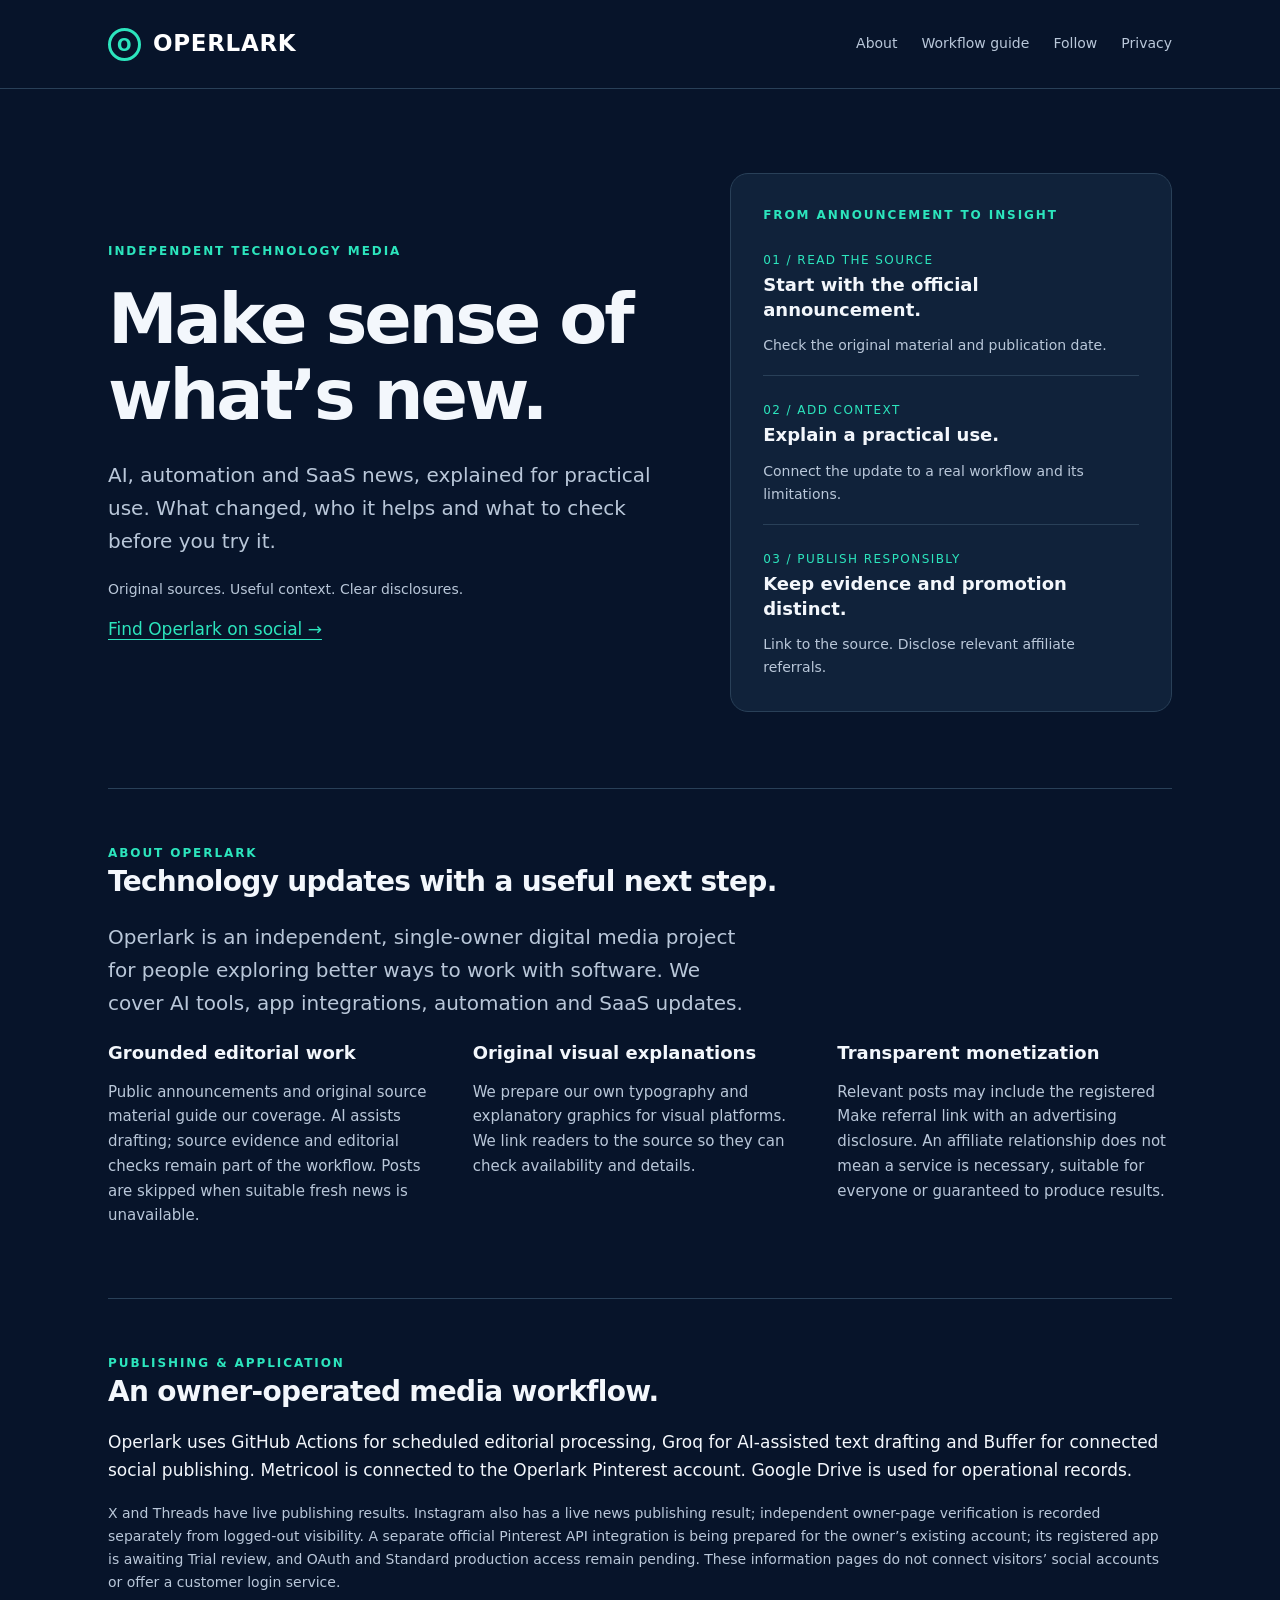
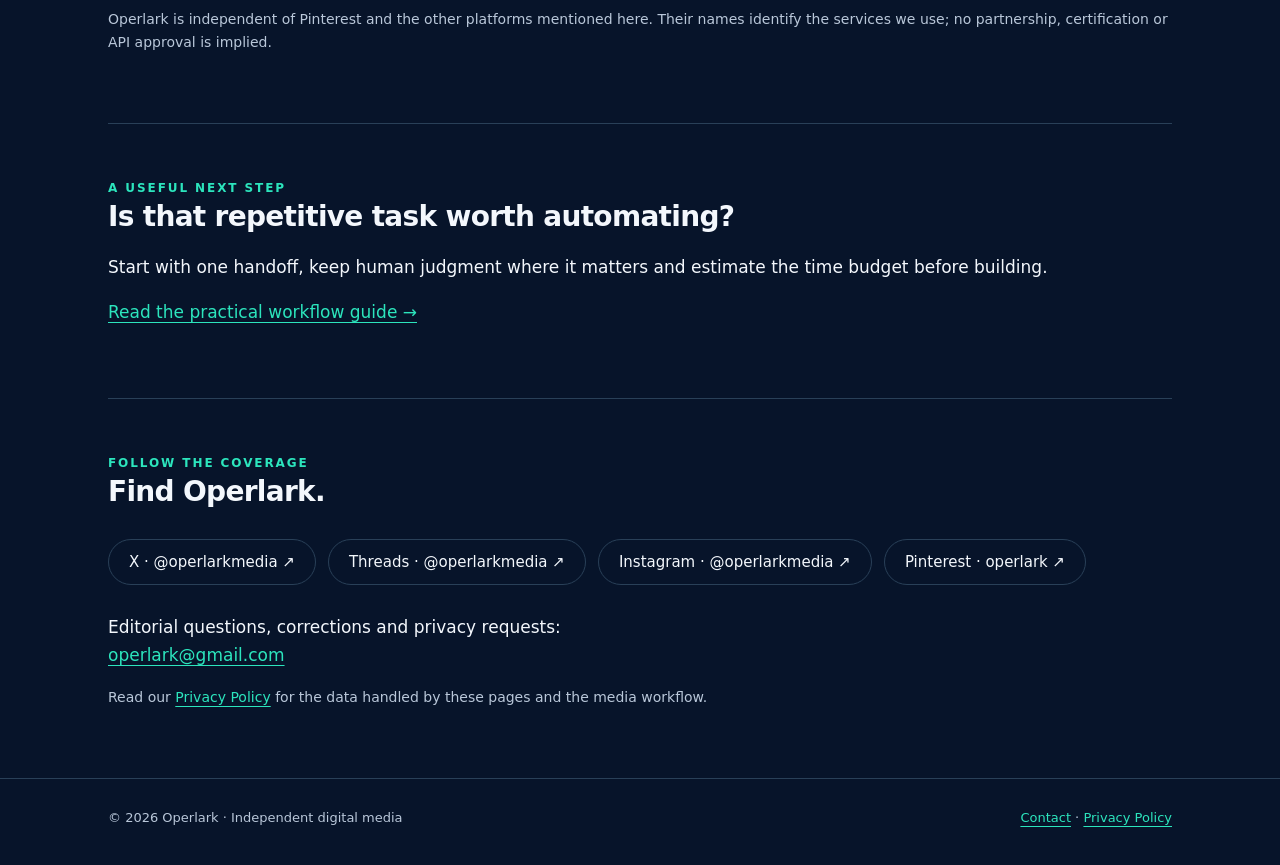
<file: index.html>
<!doctype html><html lang="en"><head><meta charset="utf-8"><meta name="viewport" content="width=device-width,initial-scale=1"><meta name="description" content="Operlark is an independent, owner-operated media project covering AI, automation and SaaS with practical context and original sources."><meta name="referrer" content="no-referrer"><title>Operlark — AI, Automation &amp; SaaS Explained</title><link rel="canonical" href="https://operlark.github.io/"><meta property="og:type" content="website"><meta property="og:title" content="Operlark — AI, Automation &amp; SaaS Explained"><meta property="og:url" content="https://operlark.github.io/"><meta property="og:description" content="Technology news with original sources, practical context and a clear next step."><link rel="stylesheet" href="/style.css"></head><body><a class="skip" href="#main">Skip to content</a><header><nav class="wrap" aria-label="Main navigation"><a class="brand" href="/"><span class="mark" aria-hidden="true">O</span>OPERLARK</a><div class="navlinks"><a href="#about">About</a><a href="/guides/make-workflow/">Workflow guide</a><a href="#follow">Follow</a><a href="/privacy/">Privacy</a></div></nav></header><main id="main" class="wrap"><section class="hero"><div><div class="eyebrow">Independent technology media</div><h1>Make sense of<br>what’s new.</h1><p class="lead">AI, automation and SaaS news, explained for practical use. What changed, who it helps and what to check before you try it.</p><p class="small">Original sources. Useful context. Clear disclosures.</p><a href="#follow">Find Operlark on social →</a></div><aside class="card" aria-label="Our editorial approach"><div class="eyebrow">From announcement to insight</div><ol class="flow"><li><span class="number">01 / READ THE SOURCE</span><h3>Start with the official announcement.</h3><p>Check the original material and publication date.</p></li><li><span class="number">02 / ADD CONTEXT</span><h3>Explain a practical use.</h3><p>Connect the update to a real workflow and its limitations.</p></li><li><span class="number">03 / PUBLISH RESPONSIBLY</span><h3>Keep evidence and promotion distinct.</h3><p>Link to the source. Disclose relevant affiliate referrals.</p></li></ol></aside></section><section id="about" class="section"><div class="eyebrow">About Operlark</div><h2>Technology updates with a useful next step.</h2><p class="lead">Operlark is an independent, single-owner digital media project for people exploring better ways to work with software. We cover AI tools, app integrations, automation and SaaS updates.</p><div class="grid"><div><h3>Grounded editorial work</h3><p>Public announcements and original source material guide our coverage. AI assists drafting; source evidence and editorial checks remain part of the workflow. Posts are skipped when suitable fresh news is unavailable.</p></div><div><h3>Original visual explanations</h3><p>We prepare our own typography and explanatory graphics for visual platforms. We link readers to the source so they can check availability and details.</p></div><div><h3>Transparent monetization</h3><p>Relevant posts may include the registered Make referral link with an advertising disclosure. An affiliate relationship does not mean a service is necessary, suitable for everyone or guaranteed to produce results.</p></div></div></section><section class="section"><div class="eyebrow">Publishing &amp; application</div><h2>An owner-operated media workflow.</h2><p>Operlark uses GitHub Actions for scheduled editorial processing, Groq for AI-assisted text drafting and Buffer for connected social publishing. Metricool is connected to the Operlark Pinterest account. Google Drive is used for operational records.</p><p class="small">X and Threads have live publishing results. Instagram also has a live news publishing result; independent owner-page verification is recorded separately from logged-out visibility. A separate official Pinterest API integration is being prepared for the owner’s existing account; its registered app is awaiting Trial review, and OAuth and Standard production access remain pending. These information pages do not connect visitors’ social accounts or offer a customer login service.</p><p class="small">Operlark is independent of Pinterest and the other platforms mentioned here. Their names identify the services we use; no partnership, certification or API approval is implied.</p></section><section class="section"><div class="eyebrow">A useful next step</div><h2>Is that repetitive task worth automating?</h2><p>Start with one handoff, keep human judgment where it matters and estimate the time budget before building.</p><p><a href="/guides/make-workflow/">Read the practical workflow guide →</a></p></section><section id="follow" class="section"><div class="eyebrow">Follow the coverage</div><h2>Find Operlark.</h2><div class="social"><a class="pill" href="https://x.com/operlarkmedia" rel="noreferrer">X · @operlarkmedia ↗</a><a class="pill" href="https://www.threads.com/@operlarkmedia" rel="noreferrer">Threads · @operlarkmedia ↗</a><a class="pill" href="https://www.instagram.com/operlarkmedia/" rel="noreferrer">Instagram · @operlarkmedia ↗</a><a class="pill" href="https://www.pinterest.com/operlark/" rel="noreferrer">Pinterest · operlark ↗</a></div><p>Editorial questions, corrections and privacy requests:<br><a href="mailto:operlark@gmail.com">operlark@gmail.com</a></p><p class="small">Read our <a href="/privacy/">Privacy Policy</a> for the data handled by these pages and the media workflow.</p></section></main><footer><div class="wrap footerline"><span>© 2026 Operlark · Independent digital media</span><span><a href="mailto:operlark@gmail.com">Contact</a> · <a href="/privacy/">Privacy Policy</a></span></div></footer></body></html>
</file>
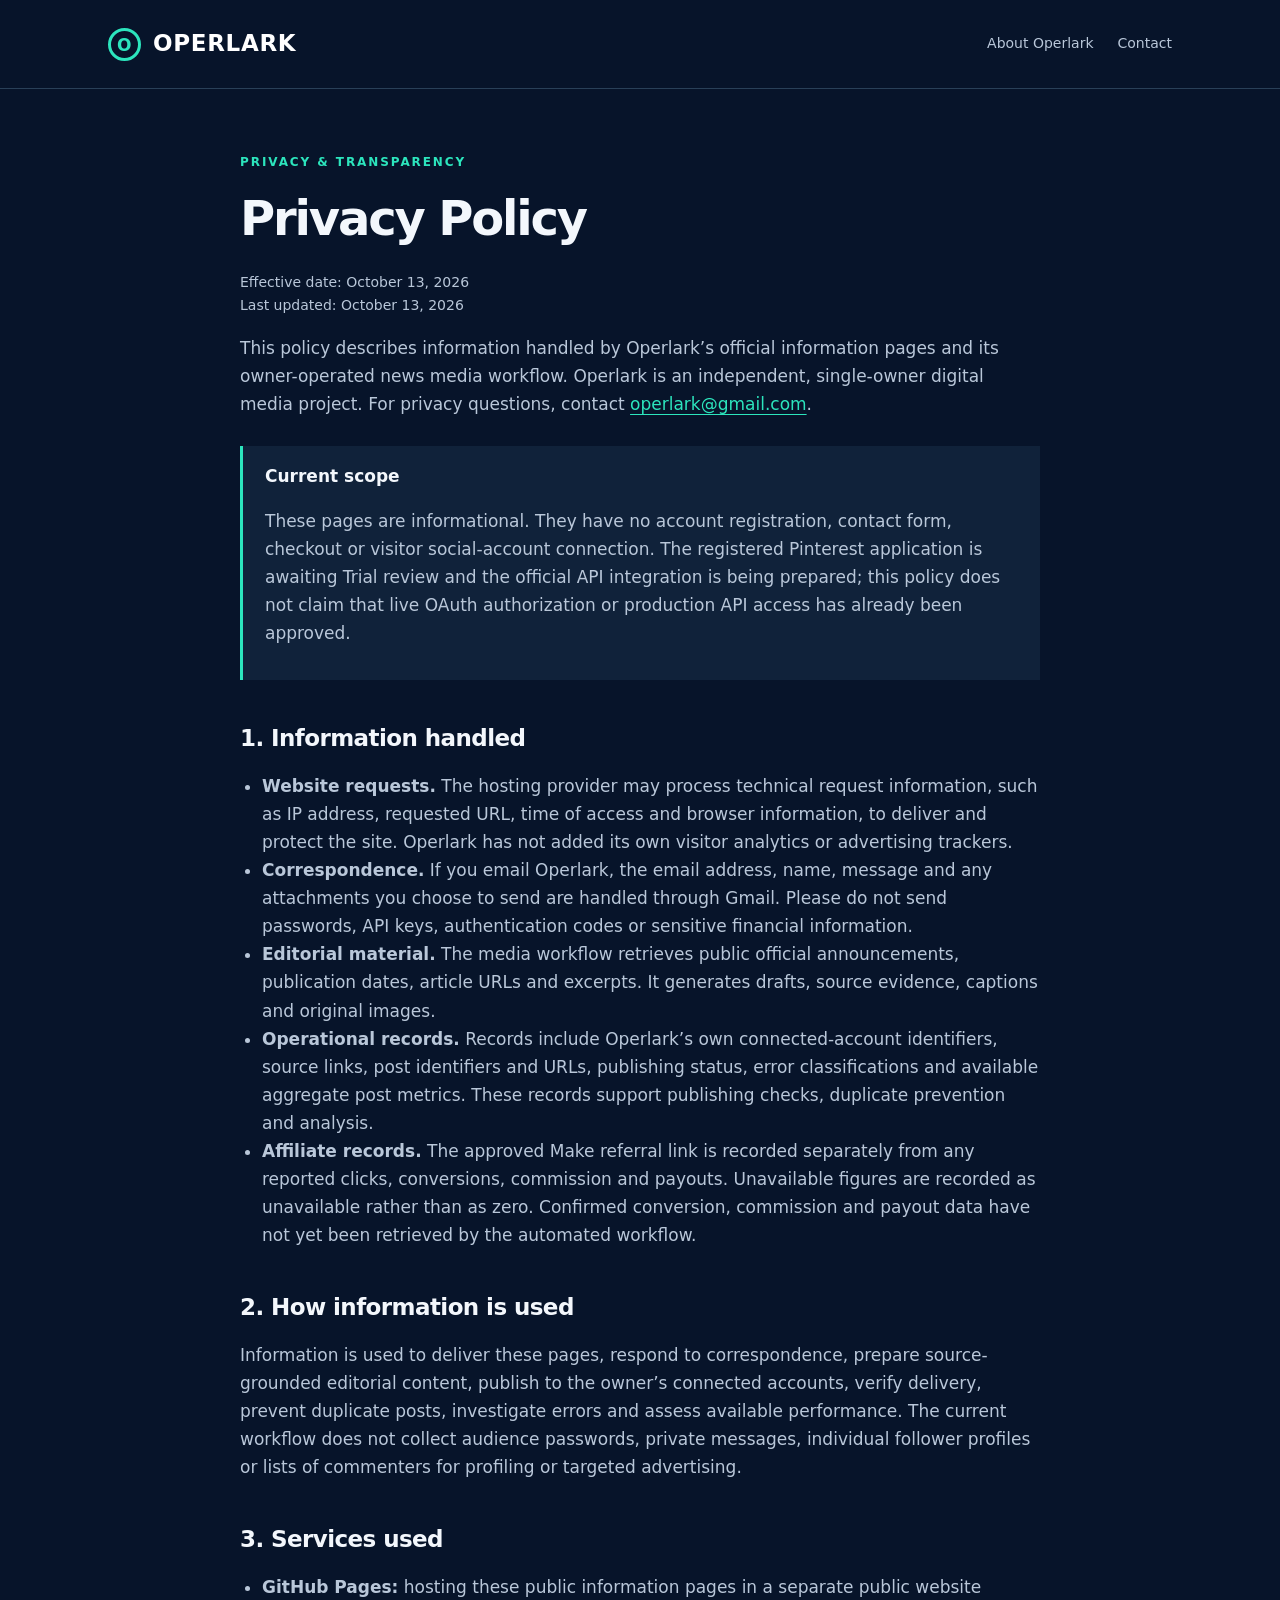
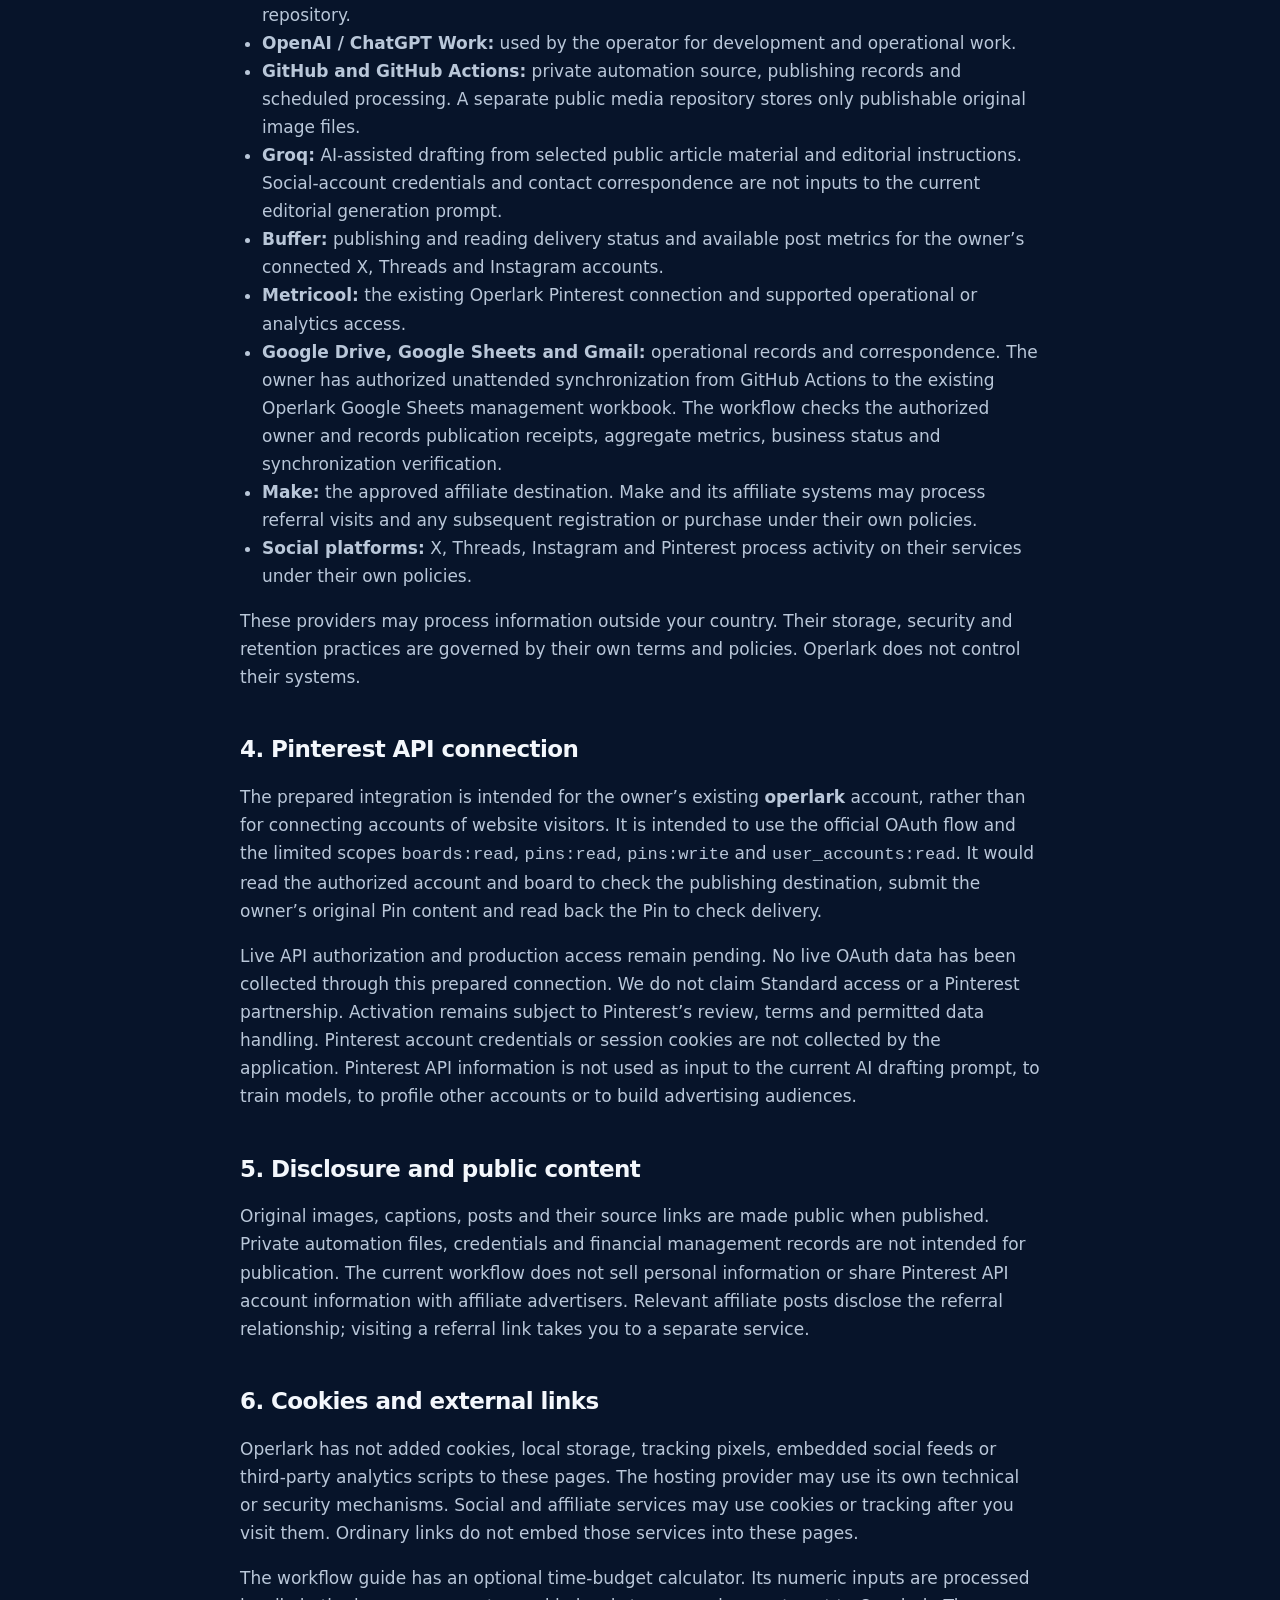
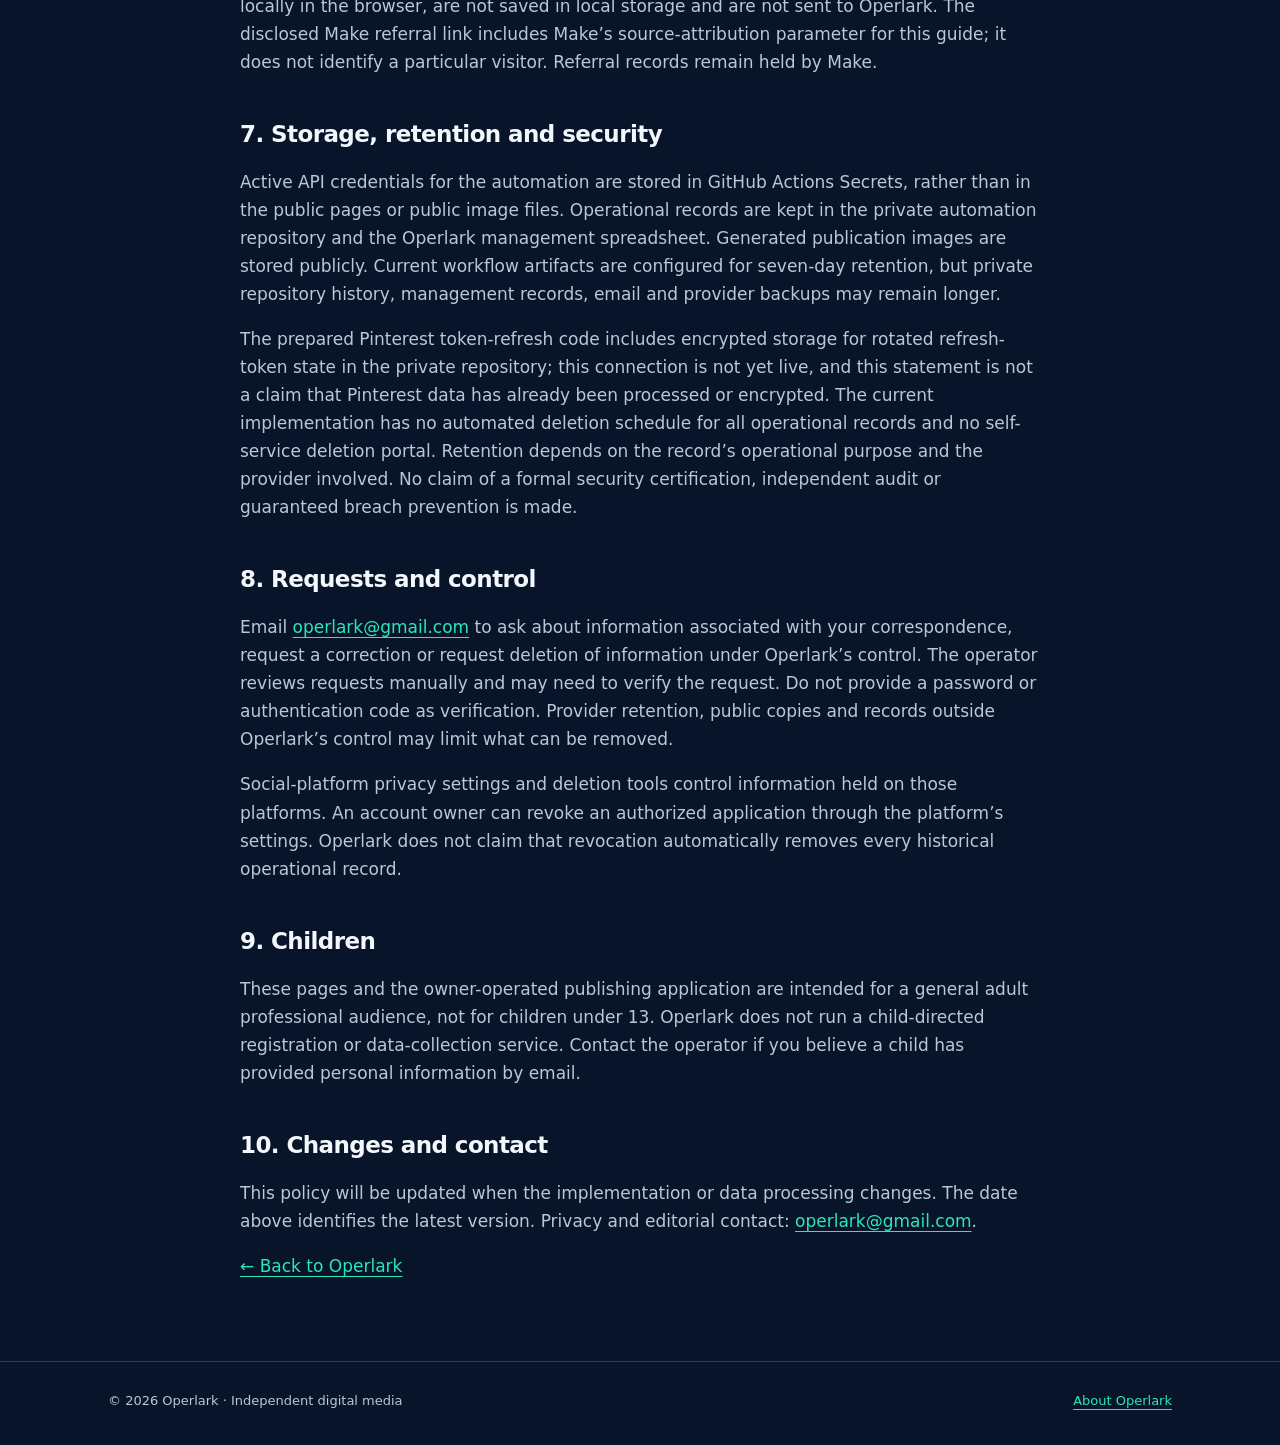
<file: privacy/index.html>
<!doctype html><html lang="en"><head><meta charset="utf-8"><meta name="viewport" content="width=device-width,initial-scale=1"><meta name="description" content="Privacy policy for Operlark’s official information pages and owner-operated news media workflow."><meta name="referrer" content="no-referrer"><title>Privacy Policy — Operlark</title><link rel="stylesheet" href="/style.css"></head><body><a class="skip" href="#main">Skip to content</a><header><nav class="wrap" aria-label="Main navigation"><a class="brand" href="/"><span class="mark" aria-hidden="true">O</span>OPERLARK</a><div class="navlinks"><a href="/">About Operlark</a><a href="mailto:operlark@gmail.com">Contact</a></div></nav></header><main id="main" class="wrap"><article class="policy"><div class="eyebrow">Privacy &amp; transparency</div><h1>Privacy Policy</h1><p class="small">Effective date: October 13, 2026<br>Last updated: October 13, 2026</p><p>This policy describes information handled by Operlark’s official information pages and its owner-operated news media workflow. Operlark is an independent, single-owner digital media project. For privacy questions, contact <a href="mailto:operlark@gmail.com">operlark@gmail.com</a>.</p><div class="notice"><strong>Current scope</strong><p>These pages are informational. They have no account registration, contact form, checkout or visitor social-account connection. The registered Pinterest application is awaiting Trial review and the official API integration is being prepared; this policy does not claim that live OAuth authorization or production API access has already been approved.</p></div><h2>1. Information handled</h2><ul><li><strong>Website requests.</strong> The hosting provider may process technical request information, such as IP address, requested URL, time of access and browser information, to deliver and protect the site. Operlark has not added its own visitor analytics or advertising trackers.</li><li><strong>Correspondence.</strong> If you email Operlark, the email address, name, message and any attachments you choose to send are handled through Gmail. Please do not send passwords, API keys, authentication codes or sensitive financial information.</li><li><strong>Editorial material.</strong> The media workflow retrieves public official announcements, publication dates, article URLs and excerpts. It generates drafts, source evidence, captions and original images.</li><li><strong>Operational records.</strong> Records include Operlark’s own connected-account identifiers, source links, post identifiers and URLs, publishing status, error classifications and available aggregate post metrics. These records support publishing checks, duplicate prevention and analysis.</li><li><strong>Affiliate records.</strong> The approved Make referral link is recorded separately from any reported clicks, conversions, commission and payouts. Unavailable figures are recorded as unavailable rather than as zero. Confirmed conversion, commission and payout data have not yet been retrieved by the automated workflow.</li></ul><h2>2. How information is used</h2><p>Information is used to deliver these pages, respond to correspondence, prepare source-grounded editorial content, publish to the owner’s connected accounts, verify delivery, prevent duplicate posts, investigate errors and assess available performance. The current workflow does not collect audience passwords, private messages, individual follower profiles or lists of commenters for profiling or targeted advertising.</p><h2>3. Services used</h2><ul><li><strong>GitHub Pages:</strong> hosting these public information pages in a separate public website repository.</li><li><strong>OpenAI / ChatGPT Work:</strong> used by the operator for development and operational work.</li><li><strong>GitHub and GitHub Actions:</strong> private automation source, publishing records and scheduled processing. A separate public media repository stores only publishable original image files.</li><li><strong>Groq:</strong> AI-assisted drafting from selected public article material and editorial instructions. Social-account credentials and contact correspondence are not inputs to the current editorial generation prompt.</li><li><strong>Buffer:</strong> publishing and reading delivery status and available post metrics for the owner’s connected X, Threads and Instagram accounts.</li><li><strong>Metricool:</strong> the existing Operlark Pinterest connection and supported operational or analytics access.</li><li><strong>Google Drive, Google Sheets and Gmail:</strong> operational records and correspondence. The owner has authorized unattended synchronization from GitHub Actions to the existing Operlark Google Sheets management workbook. The workflow checks the authorized owner and records publication receipts, aggregate metrics, business status and synchronization verification.</li><li><strong>Make:</strong> the approved affiliate destination. Make and its affiliate systems may process referral visits and any subsequent registration or purchase under their own policies.</li><li><strong>Social platforms:</strong> X, Threads, Instagram and Pinterest process activity on their services under their own policies.</li></ul><p>These providers may process information outside your country. Their storage, security and retention practices are governed by their own terms and policies. Operlark does not control their systems.</p><h2>4. Pinterest API connection</h2><p>The prepared integration is intended for the owner’s existing <strong>operlark</strong> account, rather than for connecting accounts of website visitors. It is intended to use the official OAuth flow and the limited scopes <code>boards:read</code>, <code>pins:read</code>, <code>pins:write</code> and <code>user_accounts:read</code>. It would read the authorized account and board to check the publishing destination, submit the owner’s original Pin content and read back the Pin to check delivery.</p><p>Live API authorization and production access remain pending. No live OAuth data has been collected through this prepared connection. We do not claim Standard access or a Pinterest partnership. Activation remains subject to Pinterest’s review, terms and permitted data handling. Pinterest account credentials or session cookies are not collected by the application. Pinterest API information is not used as input to the current AI drafting prompt, to train models, to profile other accounts or to build advertising audiences.</p><h2>5. Disclosure and public content</h2><p>Original images, captions, posts and their source links are made public when published. Private automation files, credentials and financial management records are not intended for publication. The current workflow does not sell personal information or share Pinterest API account information with affiliate advertisers. Relevant affiliate posts disclose the referral relationship; visiting a referral link takes you to a separate service.</p><h2>6. Cookies and external links</h2><p>Operlark has not added cookies, local storage, tracking pixels, embedded social feeds or third-party analytics scripts to these pages. The hosting provider may use its own technical or security mechanisms. Social and affiliate services may use cookies or tracking after you visit them. Ordinary links do not embed those services into these pages.</p><p>The workflow guide has an optional time-budget calculator. Its numeric inputs are processed locally in the browser, are not saved in local storage and are not sent to Operlark. The disclosed Make referral link includes Make’s source-attribution parameter for this guide; it does not identify a particular visitor. Referral records remain held by Make.</p><h2>7. Storage, retention and security</h2><p>Active API credentials for the automation are stored in GitHub Actions Secrets, rather than in the public pages or public image files. Operational records are kept in the private automation repository and the Operlark management spreadsheet. Generated publication images are stored publicly. Current workflow artifacts are configured for seven-day retention, but private repository history, management records, email and provider backups may remain longer.</p><p>The prepared Pinterest token-refresh code includes encrypted storage for rotated refresh-token state in the private repository; this connection is not yet live, and this statement is not a claim that Pinterest data has already been processed or encrypted. The current implementation has no automated deletion schedule for all operational records and no self-service deletion portal. Retention depends on the record’s operational purpose and the provider involved. No claim of a formal security certification, independent audit or guaranteed breach prevention is made.</p><h2>8. Requests and control</h2><p>Email <a href="mailto:operlark@gmail.com">operlark@gmail.com</a> to ask about information associated with your correspondence, request a correction or request deletion of information under Operlark’s control. The operator reviews requests manually and may need to verify the request. Do not provide a password or authentication code as verification. Provider retention, public copies and records outside Operlark’s control may limit what can be removed.</p><p>Social-platform privacy settings and deletion tools control information held on those platforms. An account owner can revoke an authorized application through the platform’s settings. Operlark does not claim that revocation automatically removes every historical operational record.</p><h2>9. Children</h2><p>These pages and the owner-operated publishing application are intended for a general adult professional audience, not for children under 13. Operlark does not run a child-directed registration or data-collection service. Contact the operator if you believe a child has provided personal information by email.</p><h2>10. Changes and contact</h2><p>This policy will be updated when the implementation or data processing changes. The date above identifies the latest version. Privacy and editorial contact: <a href="mailto:operlark@gmail.com">operlark@gmail.com</a>.</p><p><a href="/">← Back to Operlark</a></p></article></main><footer><div class="wrap footerline"><span>© 2026 Operlark · Independent digital media</span><a href="/">About Operlark</a></div></footer></body></html>
</file>
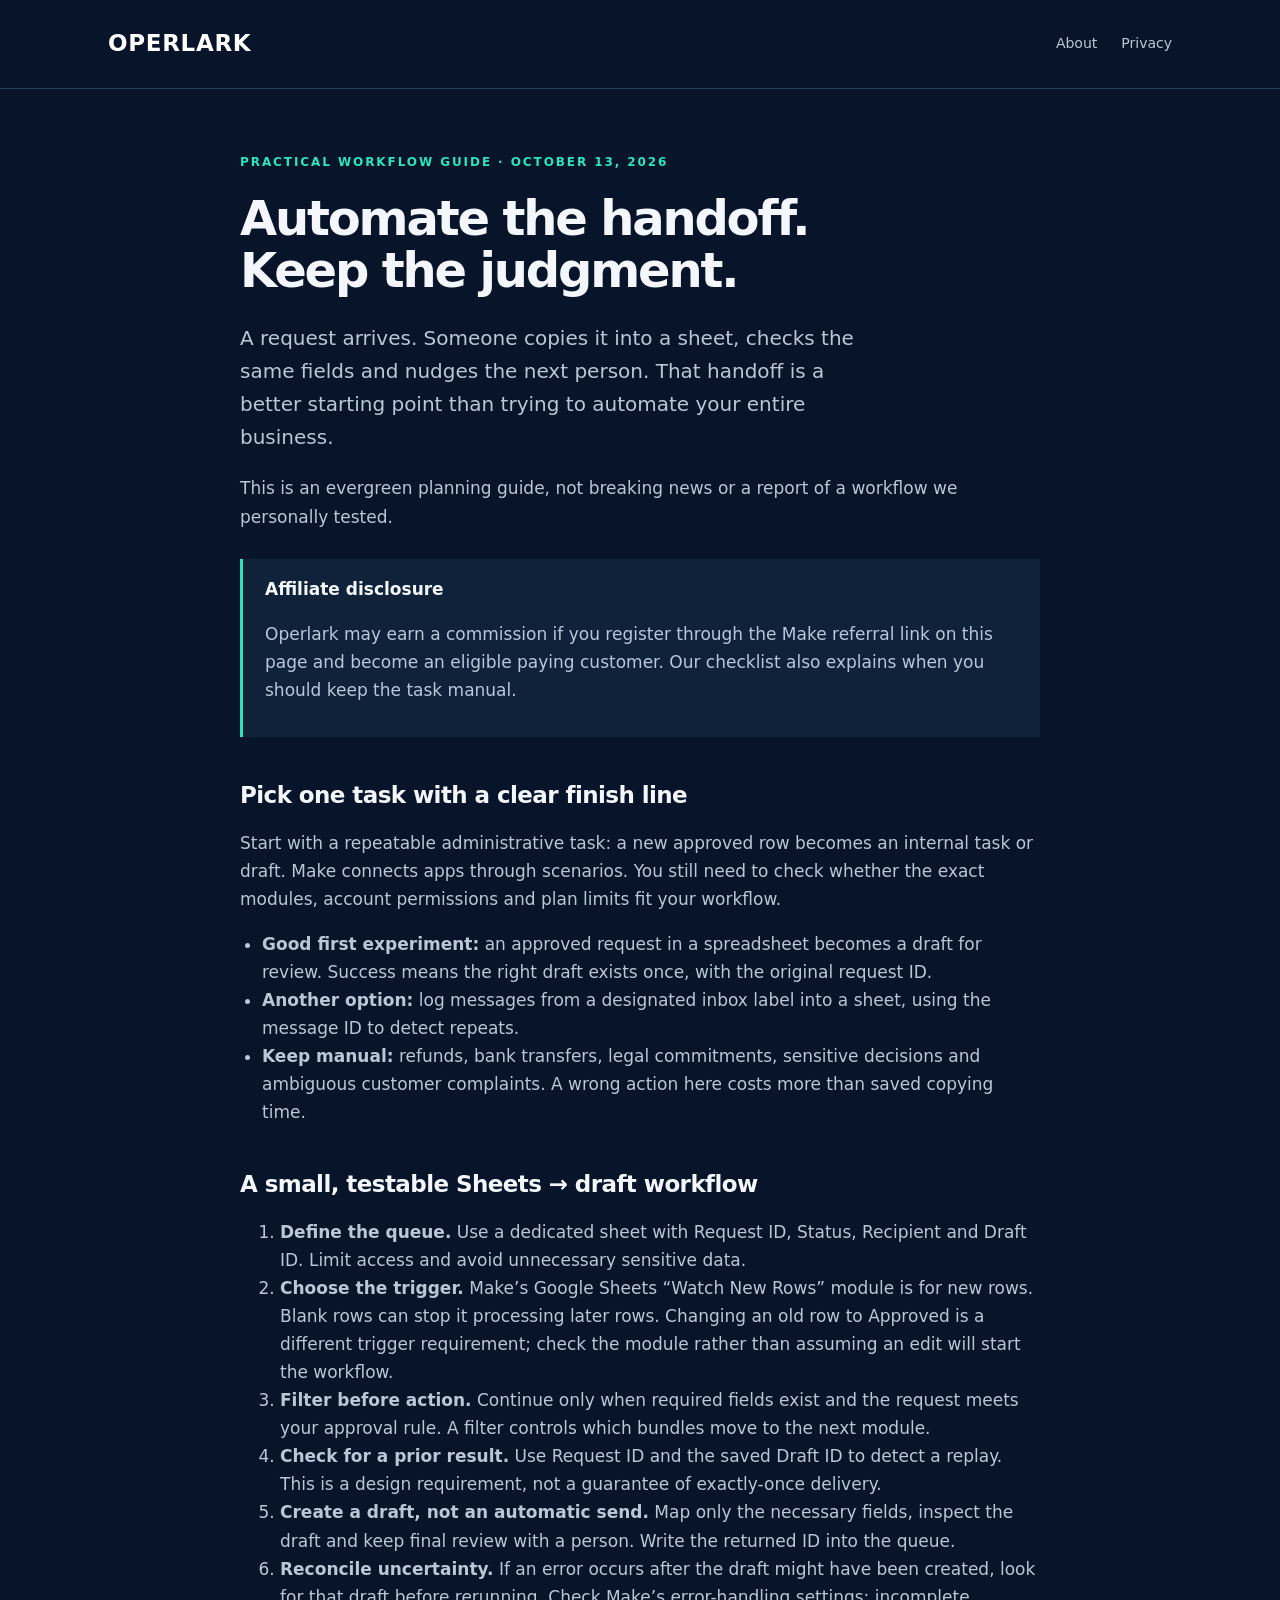
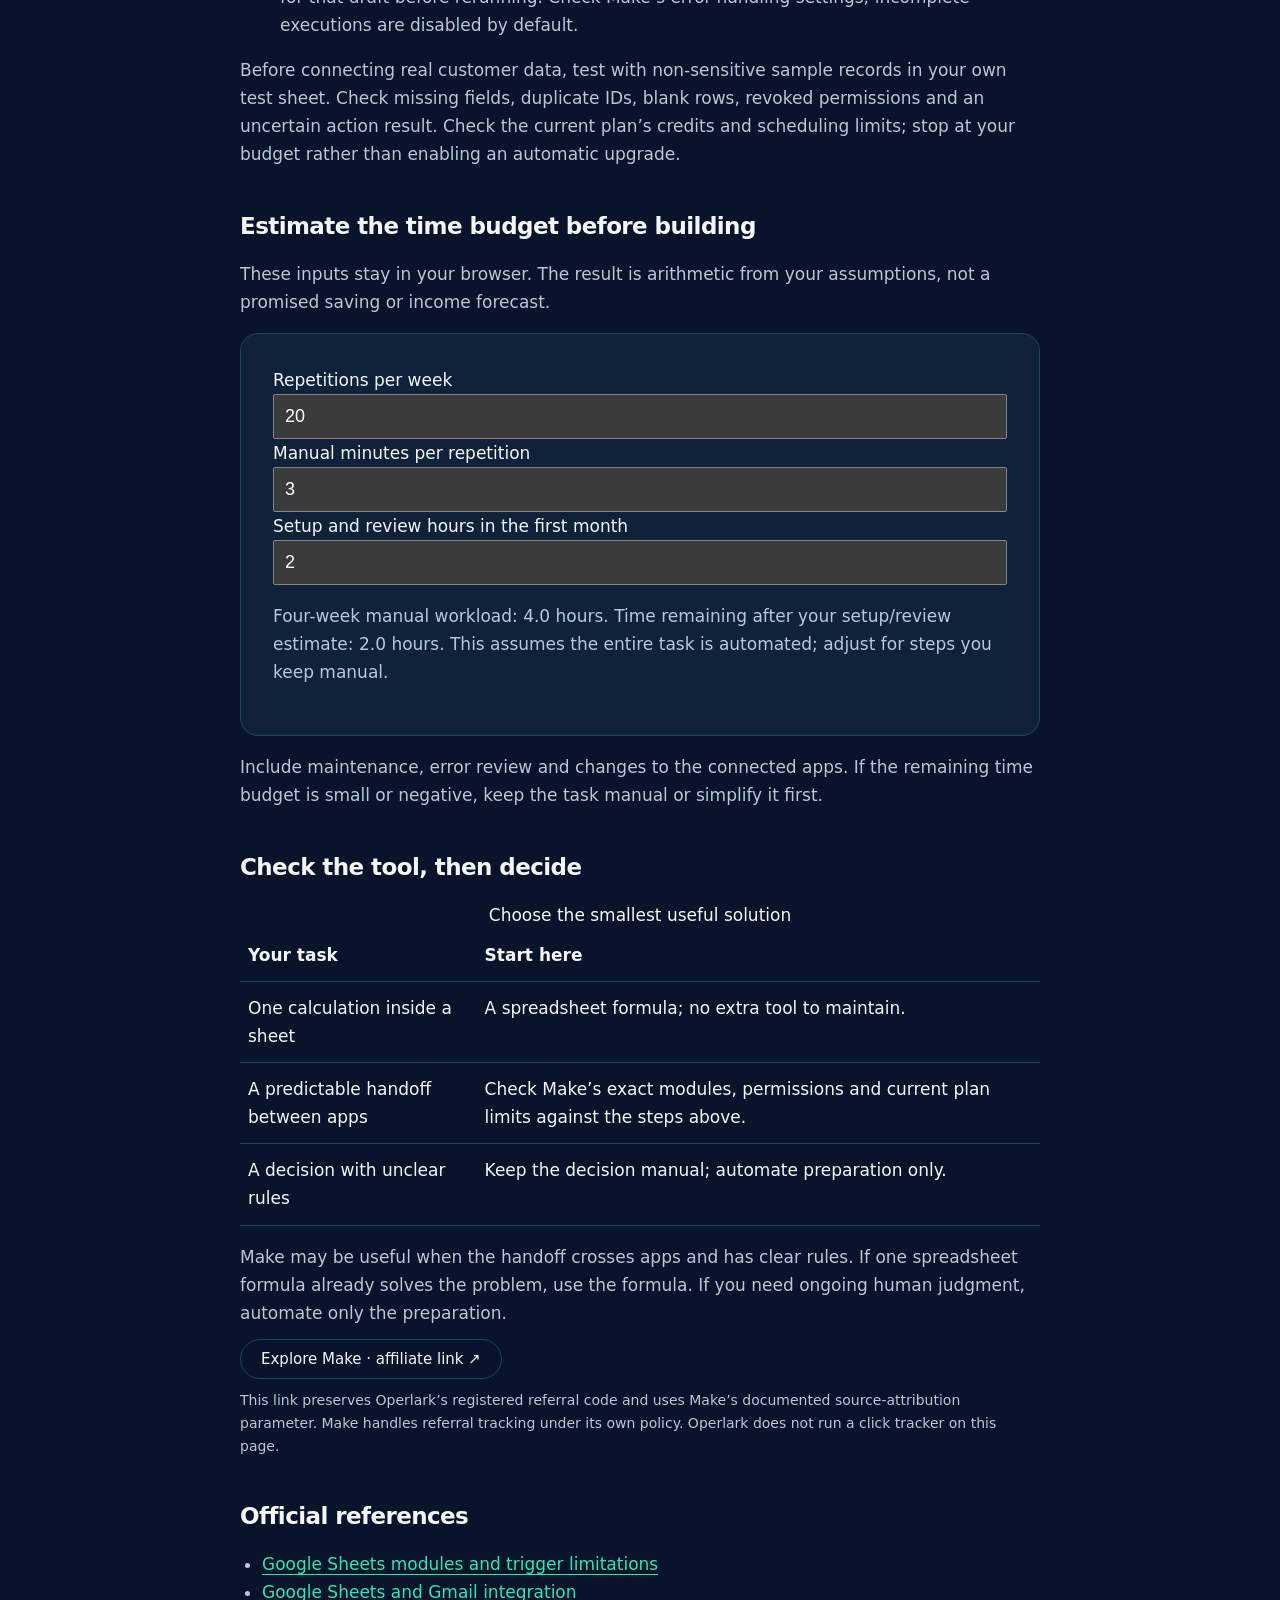
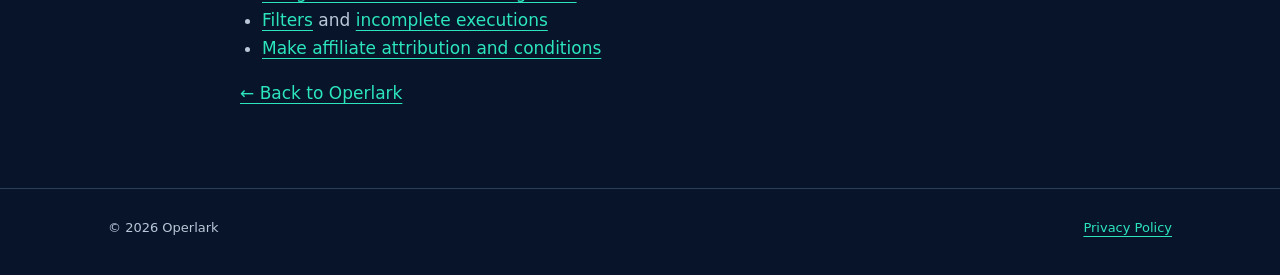
<file: guides/make-workflow/index.html>
<!doctype html>
<html lang="en"><head><meta charset="utf-8"><meta name="viewport" content="width=device-width,initial-scale=1"><meta name="description" content="Choose one repetitive task worth automating. A practical Make workflow checklist, limitations and a local time-saving calculator."><meta name="referrer" content="no-referrer"><title>Make workflow checklist: Sheets to draft — Operlark</title><link rel="canonical" href="https://operlark.github.io/guides/make-workflow/"><meta property="og:type" content="article"><meta property="og:title" content="Make workflow checklist: Sheets to draft — Operlark"><meta property="og:url" content="https://operlark.github.io/guides/make-workflow/"><meta property="og:description" content="A practical automation checklist, safer alternatives and a local time-budget calculator."><style>.choice{width:100%;border-collapse:collapse}.choice th,.choice td{text-align:left;padding:12px 8px;border-bottom:1px solid #294058;vertical-align:top;overflow-wrap:anywhere}</style><link rel="stylesheet" href="/style.css"></head>
<body><a class="skip" href="#main">Skip to content</a><header><nav class="wrap" aria-label="Main navigation"><a class="brand" href="/">OPERLARK</a><div class="navlinks"><a href="/">About</a><a href="/privacy/">Privacy</a></div></nav></header><main id="main" class="wrap"><article class="policy">
<div class="eyebrow">Practical workflow guide · October 13, 2026</div><h1>Automate the handoff.<br>Keep the judgment.</h1>
<p class="lead">A request arrives. Someone copies it into a sheet, checks the same fields and nudges the next person. That handoff is a better starting point than trying to automate your entire business.</p>
<p>This is an evergreen planning guide, not breaking news or a report of a workflow we personally tested.</p>
<div class="notice"><strong>Affiliate disclosure</strong><p>Operlark may earn a commission if you register through the Make referral link on this page and become an eligible paying customer. Our checklist also explains when you should keep the task manual.</p></div>
<h2>Pick one task with a clear finish line</h2>
<p>Start with a repeatable administrative task: a new approved row becomes an internal task or draft. Make connects apps through scenarios. You still need to check whether the exact modules, account permissions and plan limits fit your workflow.</p>
<ul><li><strong>Good first experiment:</strong> an approved request in a spreadsheet becomes a draft for review. Success means the right draft exists once, with the original request ID.</li><li><strong>Another option:</strong> log messages from a designated inbox label into a sheet, using the message ID to detect repeats.</li><li><strong>Keep manual:</strong> refunds, bank transfers, legal commitments, sensitive decisions and ambiguous customer complaints. A wrong action here costs more than saved copying time.</li></ul>
<h2>A small, testable Sheets → draft workflow</h2>
<ol><li><strong>Define the queue.</strong> Use a dedicated sheet with Request ID, Status, Recipient and Draft ID. Limit access and avoid unnecessary sensitive data.</li><li><strong>Choose the trigger.</strong> Make’s Google Sheets “Watch New Rows” module is for new rows. Blank rows can stop it processing later rows. Changing an old row to Approved is a different trigger requirement; check the module rather than assuming an edit will start the workflow.</li><li><strong>Filter before action.</strong> Continue only when required fields exist and the request meets your approval rule. A filter controls which bundles move to the next module.</li><li><strong>Check for a prior result.</strong> Use Request ID and the saved Draft ID to detect a replay. This is a design requirement, not a guarantee of exactly-once delivery.</li><li><strong>Create a draft, not an automatic send.</strong> Map only the necessary fields, inspect the draft and keep final review with a person. Write the returned ID into the queue.</li><li><strong>Reconcile uncertainty.</strong> If an error occurs after the draft might have been created, look for that draft before rerunning. Check Make’s error-handling settings; incomplete executions are disabled by default.</li></ol>
<p>Before connecting real customer data, test with non-sensitive sample records in your own test sheet. Check missing fields, duplicate IDs, blank rows, revoked permissions and an uncertain action result. Check the current plan’s credits and scheduling limits; stop at your budget rather than enabling an automatic upgrade.</p>
<h2>Estimate the time budget before building</h2>
<p>These inputs stay in your browser. The result is arithmetic from your assumptions, not a promised saving or income forecast.</p>
<div class="card"><label for="runs">Repetitions per week</label><br><input id="runs" type="number" min="0" max="10000" value="20" style="width:100%;padding:10px;font-size:18px"><br><label for="minutes">Manual minutes per repetition</label><br><input id="minutes" type="number" min="0" max="120" value="3" style="width:100%;padding:10px;font-size:18px"><br><label for="setup">Setup and review hours in the first month</label><br><input id="setup" type="number" min="0" max="1000" value="2" style="width:100%;padding:10px;font-size:18px"><p id="estimate" aria-live="polite"></p></div>
<p>Include maintenance, error review and changes to the connected apps. If the remaining time budget is small or negative, keep the task manual or simplify it first.</p>
<h2>Check the tool, then decide</h2><table class="choice"><caption>Choose the smallest useful solution</caption><thead><tr><th scope="col">Your task</th><th scope="col">Start here</th></tr></thead><tbody><tr><td>One calculation inside a sheet</td><td>A spreadsheet formula; no extra tool to maintain.</td></tr><tr><td>A predictable handoff between apps</td><td>Check Make’s exact modules, permissions and current plan limits against the steps above.</td></tr><tr><td>A decision with unclear rules</td><td>Keep the decision manual; automate preparation only.</td></tr></tbody></table>
<p>Make may be useful when the handoff crosses apps and has clear rules. If one spreadsheet formula already solves the problem, use the formula. If you need ongoing human judgment, automate only the preparation.</p>
<p><a class="pill" href="https://www.make.com/en/register?pc=operlark&amp;affiliateSource=operlark_workflow_guide" rel="sponsored noreferrer">Explore Make · affiliate link ↗</a></p>
<p class="small">This link preserves Operlark’s registered referral code and uses Make’s documented source-attribution parameter. Make handles referral tracking under its own policy. Operlark does not run a click tracker on this page.</p>
<h2>Official references</h2>
<ul><li><a href="https://apps.make.com/google-sheets-modules" rel="noreferrer">Google Sheets modules and trigger limitations</a></li><li><a href="https://www.make.com/en/integrations/google-sheets/google-email" rel="noreferrer">Google Sheets and Gmail integration</a></li><li><a href="https://help.make.com/filtering" rel="noreferrer">Filters</a> and <a href="https://help.make.com/incomplete-executions" rel="noreferrer">incomplete executions</a></li><li><a href="https://help.make.com/affiliate-program" rel="noreferrer">Make affiliate attribution and conditions</a></li></ul>
<p><a href="/">← Back to Operlark</a></p></article></main><footer><div class="wrap footerline"><span>© 2026 Operlark</span><a href="/privacy/">Privacy Policy</a></div></footer>
<script>
const fields=['runs','minutes','setup'].map(id=>document.getElementById(id));
function calculate(){const values=fields.map(e=>Number(e.value));if(fields.some(e=>!e.checkValidity()||e.value==='')){document.getElementById('estimate').textContent='Enter values within the stated ranges.';return;}const gross=values[0]*values[1]*4/60;const net=gross-values[2];document.getElementById('estimate').textContent='Four-week manual workload: '+gross.toFixed(1)+' hours. Time remaining after your setup/review estimate: '+net.toFixed(1)+' hours. This assumes the entire task is automated; adjust for steps you keep manual.';}
fields.forEach(e=>e.addEventListener('input',calculate));calculate();
</script></body></html>
</file>
<file: style.css>
:root{color-scheme:dark;--bg:#07142a;--panel:#10223a;--ink:#f3f7fc;--muted:#b9c7d9;--mint:#2ce5bd;--line:#294058}*{box-sizing:border-box}body{margin:0;background:var(--bg);color:var(--ink);font:17px/1.65 system-ui,-apple-system,BlinkMacSystemFont,"Segoe UI",sans-serif}a{color:var(--mint);text-underline-offset:4px}a:hover{color:white}a:focus-visible{outline:3px solid var(--mint);outline-offset:6px}.wrap{max-width:1120px;margin:auto;padding:0 28px}header{border-bottom:1px solid var(--line)}nav{display:flex;align-items:center;justify-content:space-between;gap:24px;min-height:88px}.brand{font-weight:750;font-size:23px;letter-spacing:.03em;color:white;text-decoration:none}.mark{display:inline-grid;place-items:center;width:33px;height:33px;border:3px solid var(--mint);border-radius:50%;margin-right:12px;color:var(--mint);font-size:17px}.navlinks{display:flex;gap:24px;font-size:14px}.navlinks a{color:var(--muted);text-decoration:none}.hero{display:grid;grid-template-columns:1.25fr 1fr;gap:70px;align-items:center;padding:84px 0 76px}.eyebrow{font-size:12px;letter-spacing:.16em;text-transform:uppercase;color:var(--mint);font-weight:700}h1{font-size:clamp(42px,6vw,70px);line-height:1.08;letter-spacing:-.045em;margin:20px 0 26px}h2{font-size:28px;line-height:1.3;letter-spacing:-.025em;margin:0 0 18px}h3{font-size:18px;line-height:1.4;margin:0 0 12px}.lead{font-size:20px;color:var(--muted);max-width:640px}.card{background:var(--panel);border:1px solid var(--line);padding:32px;border-radius:18px}.card .number{color:var(--mint);font-size:12px;letter-spacing:.12em}.flow{list-style:none;padding:0;margin:0}.flow li{padding:18px 0;border-bottom:1px solid var(--line)}.flow li:last-child{border:0;padding-bottom:0}.flow p{margin:4px 0 0;color:var(--muted);font-size:14px}.section{padding:55px 0;border-top:1px solid var(--line)}.grid{display:grid;grid-template-columns:repeat(3,1fr);gap:30px}.grid p{color:var(--muted);font-size:15px}.social{display:flex;flex-wrap:wrap;gap:12px;margin:28px 0}.pill{border:1px solid var(--line);border-radius:30px;padding:10px 20px;color:var(--ink);text-decoration:none;font-size:15px}.pill:hover{border-color:var(--mint)}.small{font-size:14px;color:var(--muted)}footer{border-top:1px solid var(--line);padding:28px 0 36px;font-size:13px;color:var(--muted)}.footerline{display:flex;justify-content:space-between;gap:25px;flex-wrap:wrap}.policy{max-width:800px;margin:auto;padding:64px 0}.policy h1{font-size:48px}.policy h2{margin-top:44px;font-size:23px}.policy p,.policy li{color:var(--muted)}.policy ul{padding-left:22px}.notice{border-left:3px solid var(--mint);background:var(--panel);padding:16px 22px;margin:28px 0}.skip{position:absolute;left:-9999px}.skip:focus{left:16px;top:16px;background:var(--bg);padding:12px;z-index:2}@media(max-width:760px){.wrap{padding:0 22px}nav{min-height:76px}.navlinks{gap:15px;font-size:13px}.brand{font-size:19px}.mark{margin-right:8px;width:28px;height:28px}.hero{grid-template-columns:1fr;gap:30px;padding:48px 0}.grid{grid-template-columns:1fr;gap:18px}.section{padding:38px 0}.card{padding:24px}.policy{padding:38px 0}.policy h1{font-size:38px}.lead{font-size:18px}}

@media(max-width:760px){nav{flex-wrap:wrap;padding-top:16px!important;padding-bottom:16px!important;gap:12px}.navlinks{flex-wrap:wrap;max-width:100%;gap:12px}.pill{display:inline-block;max-width:100%;white-space:normal;overflow-wrap:anywhere}}
</file>
